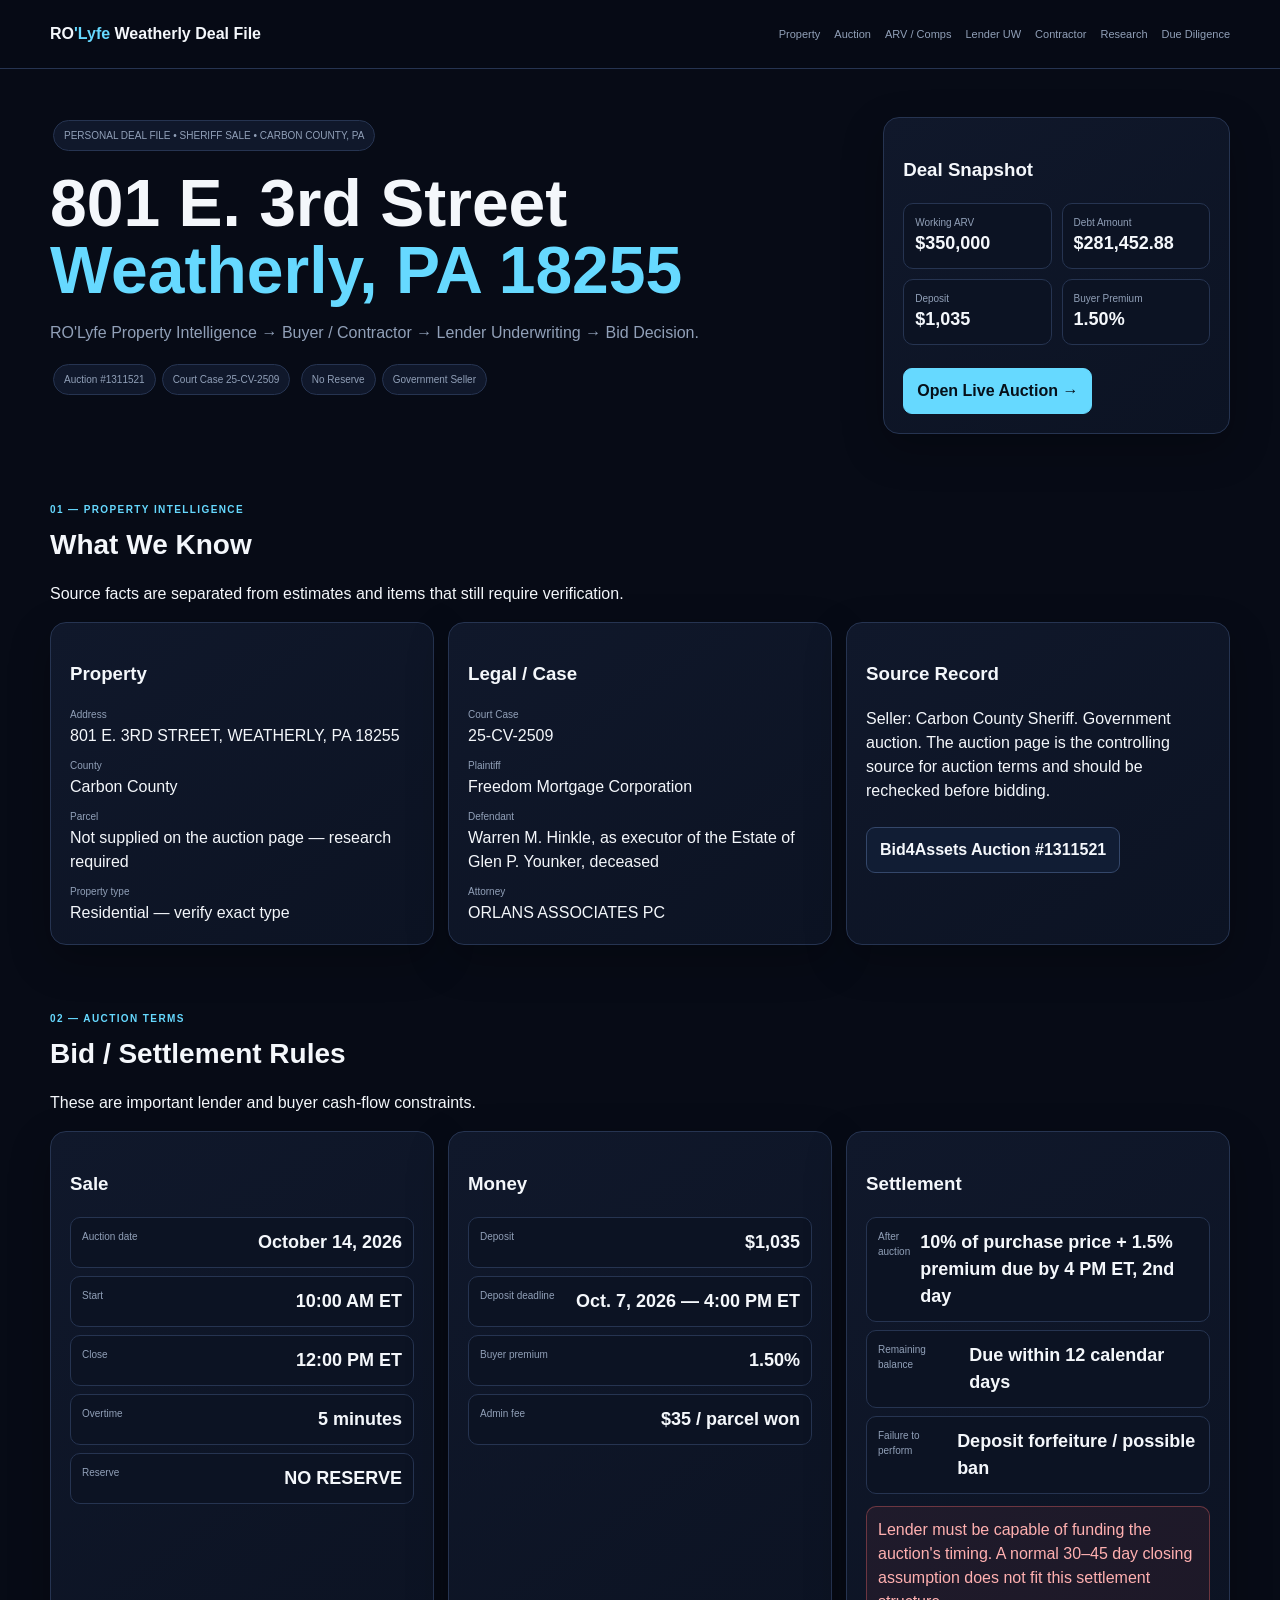
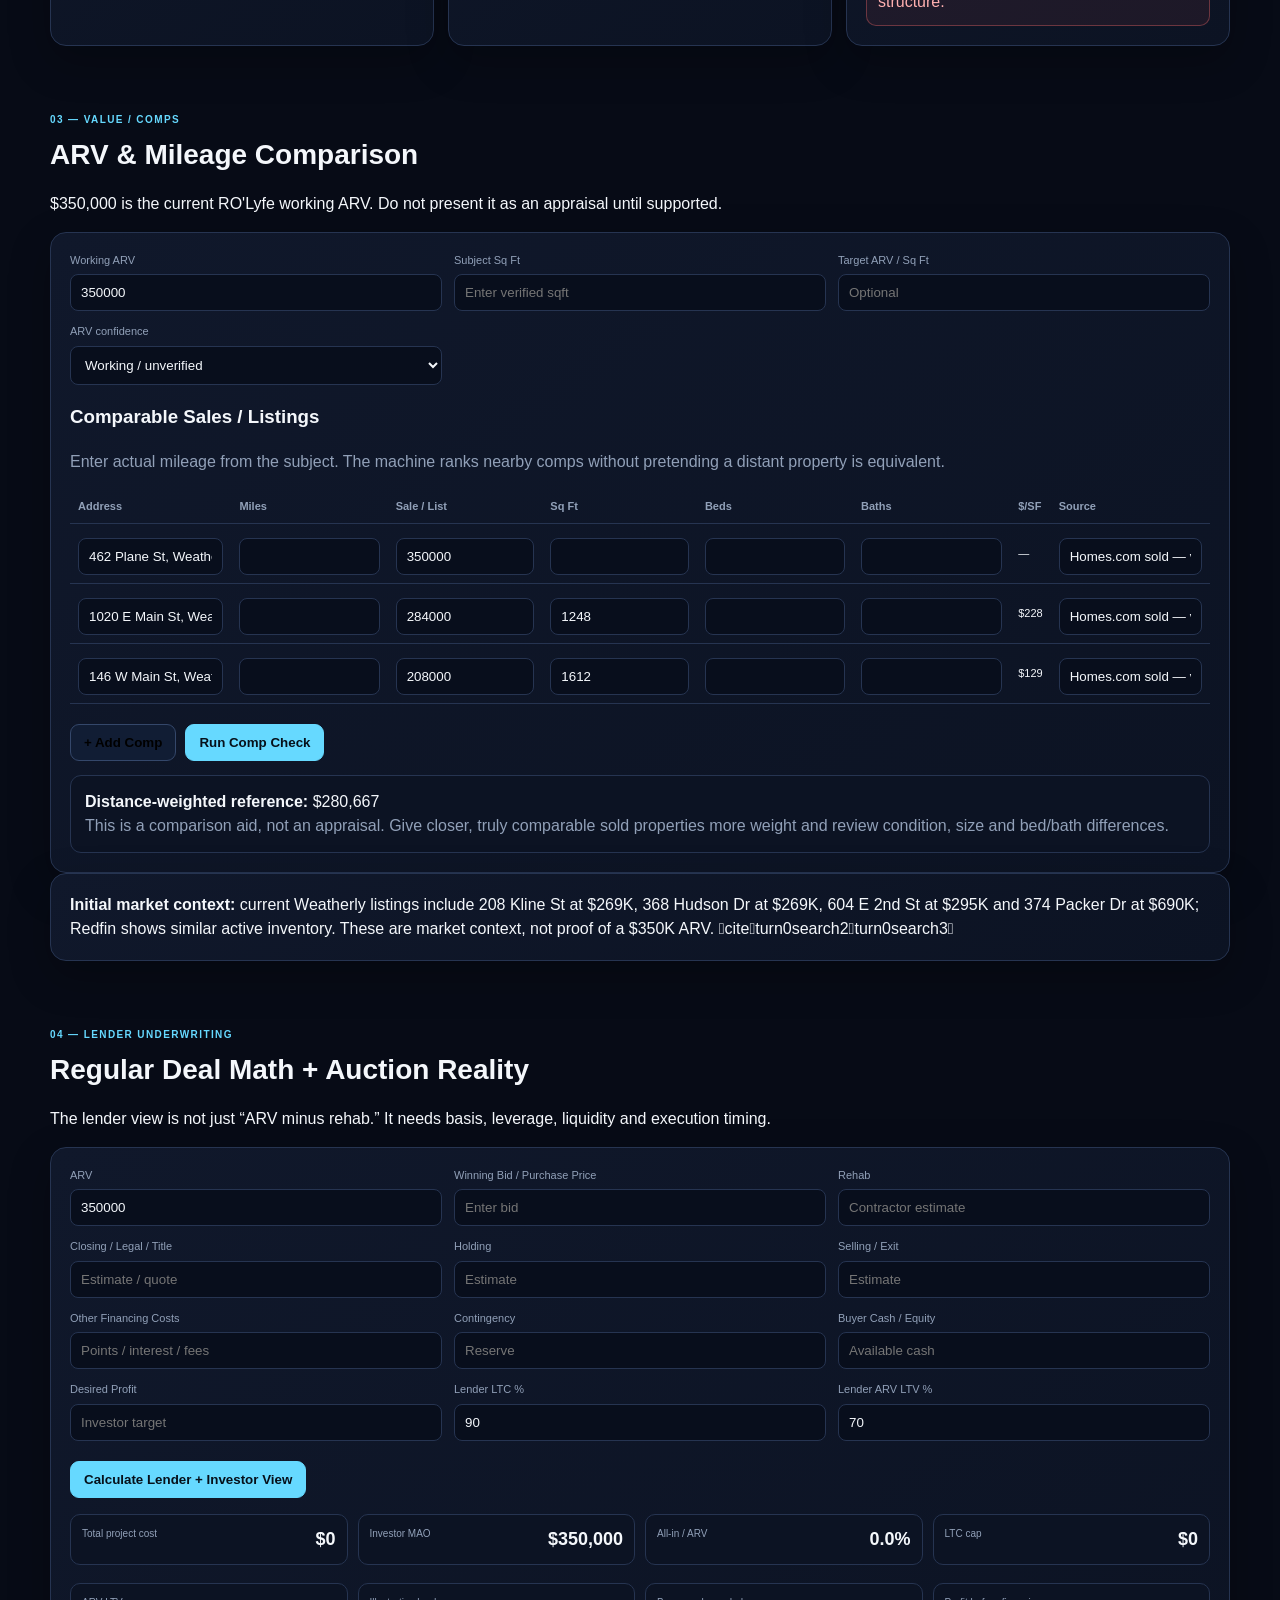
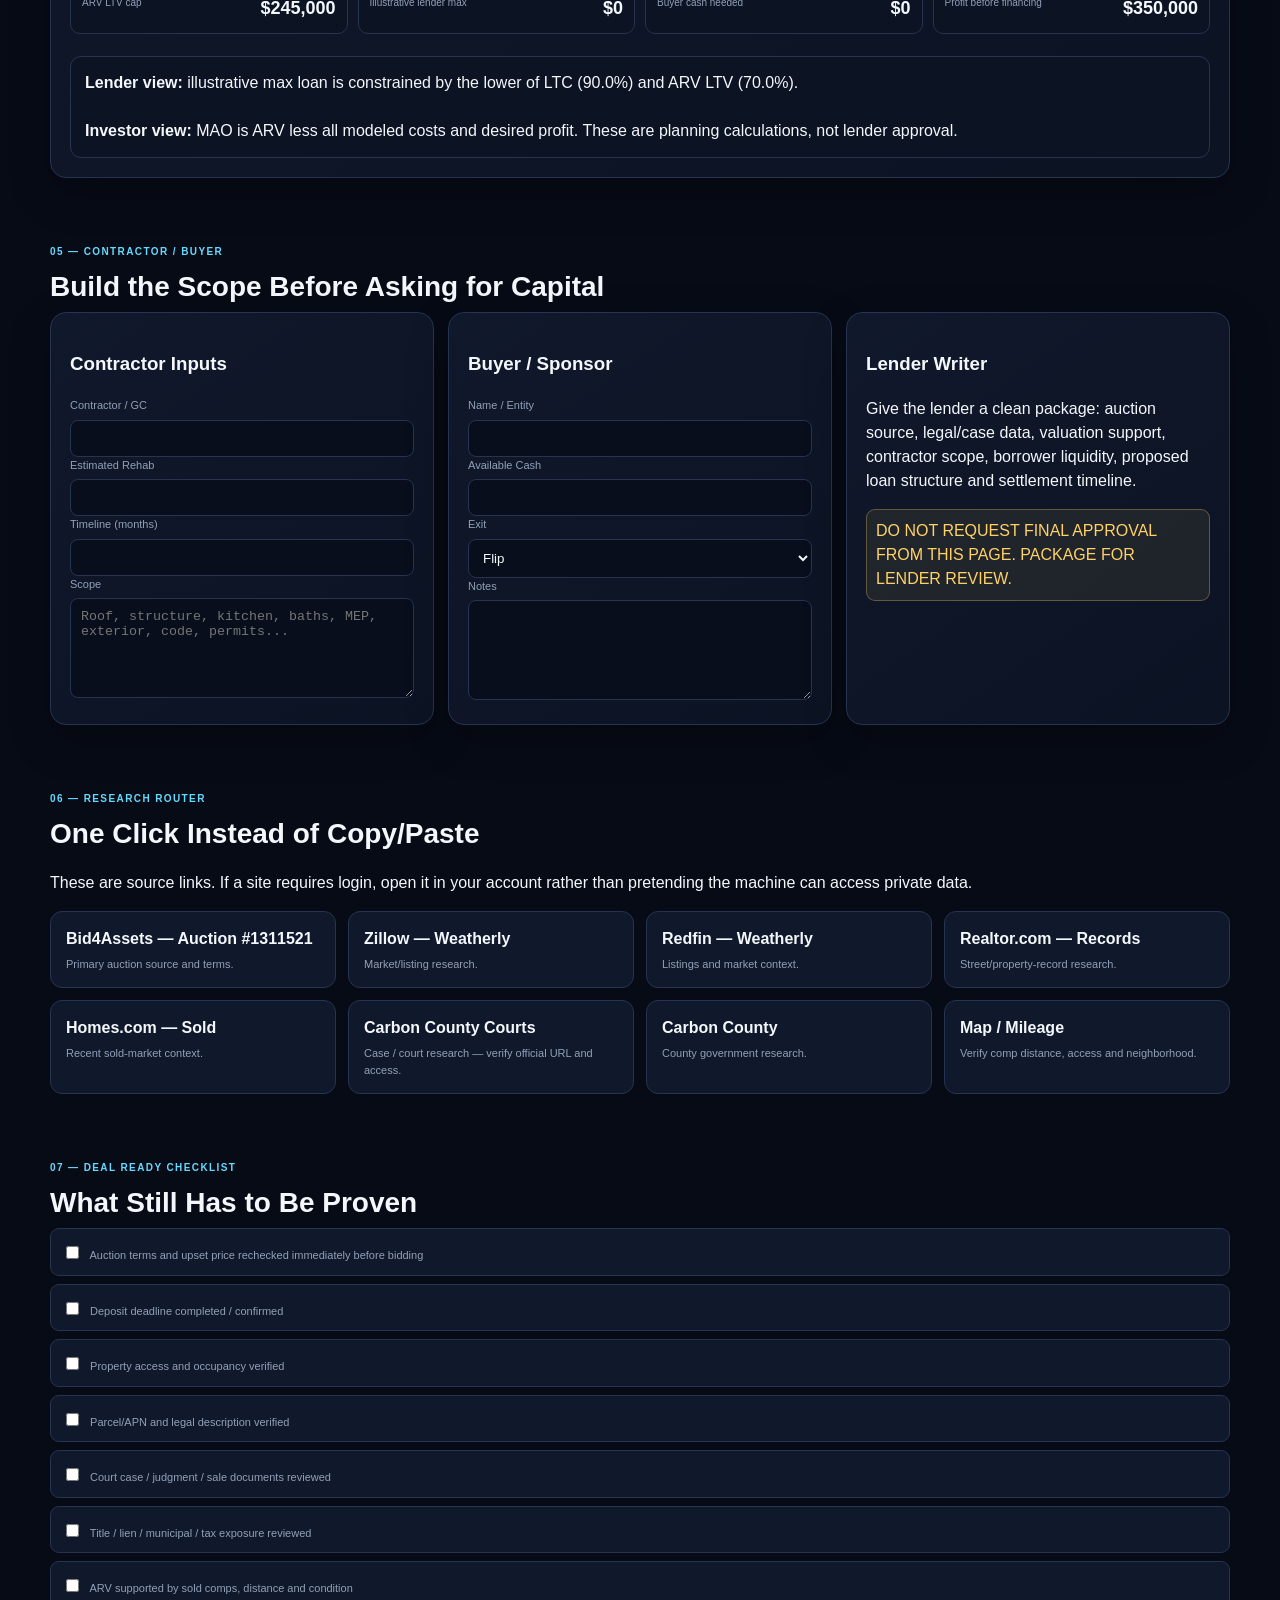
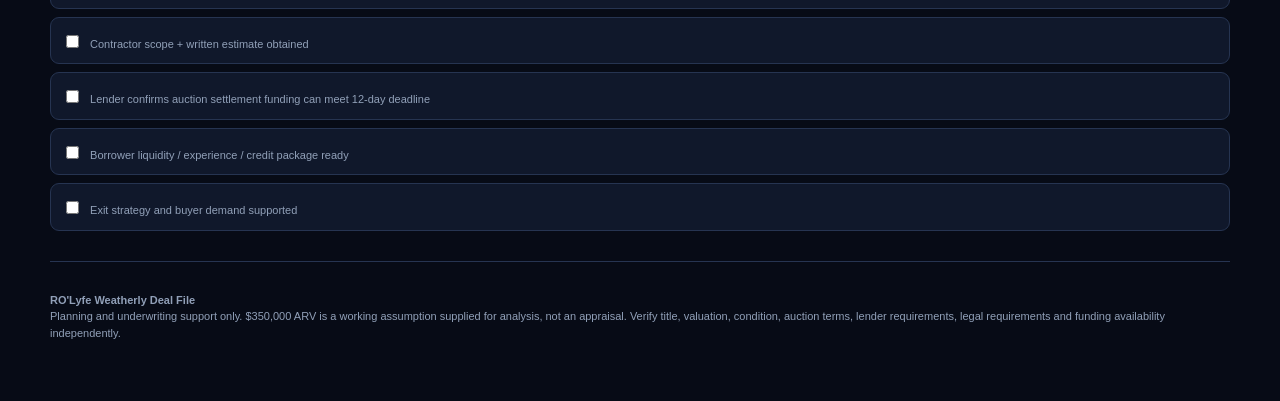
<file: index.html>
<!DOCTYPE html>
<html lang="en">
<head>
<meta charset="UTF-8">
<meta name="viewport" content="width=device-width, initial-scale=1.0">
<meta name="description" content="RO'Lyfe Weatherly Sheriff Sale Deal Intelligence — 801 E. 3rd Street, Weatherly, PA 18255.">
<title>RO'Lyfe Weatherly Sheriff Sale — 801 E. 3rd Street</title>
<link rel="stylesheet" href="./css/machine.css">
</head>
<body>
<header>
  <div class="container nav">
    <div class="logo">RO<span>'Lyfe</span> Weatherly Deal File</div>
    <button class="mobile-nav-toggle" onclick="toggleNav()">☰</button>
    <nav id="navLinks">
      <a href="#property">Property</a><a href="#auction">Auction</a><a href="#valuation">ARV / Comps</a>
      <a href="#underwriting">Lender UW</a><a href="#contractor">Contractor</a><a href="#research">Research</a>
      <a href="#checklist">Due Diligence</a>
    </nav>
  </div>
</header>

<main class="container">
<section class="hero">
  <div>
    <span class="badge">PERSONAL DEAL FILE • SHERIFF SALE • CARBON COUNTY, PA</span>
    <h1>801 E. 3rd Street<br><span>Weatherly, PA 18255</span></h1>
    <p>RO'Lyfe Property Intelligence → Buyer / Contractor → Lender Underwriting → Bid Decision.</p>
    <div class="badges">
      <span class="badge">Auction #1311521</span><span class="badge">Court Case 25-CV-2509</span>
      <span class="badge">No Reserve</span><span class="badge">Government Seller</span>
    </div>
  </div>
  <div class="hero-card">
    <h3>Deal Snapshot</h3>
    <div class="snapshot">
      <div><small>Working ARV</small><strong>$350,000</strong></div>
      <div><small>Debt Amount</small><strong>$281,452.88</strong></div>
      <div><small>Deposit</small><strong>$1,035</strong></div>
      <div><small>Buyer Premium</small><strong>1.50%</strong></div>
    </div>
    <a class="btn primary" href="https://www.bid4assets.com/auction/index/1311521#due-diligence" target="_blank">Open Live Auction →</a>
  </div>
</section>

<section id="property">
<div class="section-title"><span>01 — PROPERTY INTELLIGENCE</span><h2>What We Know</h2><p>Source facts are separated from estimates and items that still require verification.</p></div>
<div class="grid">
  <div class="card"><h3>Property</h3><dl>
    <dt>Address</dt><dd>801 E. 3RD STREET, WEATHERLY, PA 18255</dd>
    <dt>County</dt><dd>Carbon County</dd>
    <dt>Parcel</dt><dd>Not supplied on the auction page — research required</dd>
    <dt>Property type</dt><dd>Residential — verify exact type</dd>
  </dl></div>
  <div class="card"><h3>Legal / Case</h3><dl>
    <dt>Court Case</dt><dd>25-CV-2509</dd><dt>Plaintiff</dt><dd>Freedom Mortgage Corporation</dd>
    <dt>Defendant</dt><dd>Warren M. Hinkle, as executor of the Estate of Glen P. Younker, deceased</dd>
    <dt>Attorney</dt><dd>ORLANS ASSOCIATES PC</dd>
  </dl></div>
  <div class="card"><h3>Source Record</h3><p>Seller: Carbon County Sheriff. Government auction. The auction page is the controlling source for auction terms and should be rechecked before bidding.</p>
    <a class="btn" href="https://www.bid4assets.com/auction/index/1311521#due-diligence" target="_blank">Bid4Assets Auction #1311521</a>
  </div>
</div>
</section>

<section id="auction">
<div class="section-title"><span>02 — AUCTION TERMS</span><h2>Bid / Settlement Rules</h2><p>These are important lender and buyer cash-flow constraints.</p></div>
<div class="grid">
  <div class="card"><h3>Sale</h3><div class="metric"><span>Auction date</span><b>October 14, 2026</b></div>
    <div class="metric"><span>Start</span><b>10:00 AM ET</b></div><div class="metric"><span>Close</span><b>12:00 PM ET</b></div>
    <div class="metric"><span>Overtime</span><b>5 minutes</b></div><div class="metric"><span>Reserve</span><b>NO RESERVE</b></div>
  </div>
  <div class="card"><h3>Money</h3><div class="metric"><span>Deposit</span><b>$1,035</b></div>
    <div class="metric"><span>Deposit deadline</span><b>Oct. 7, 2026 — 4:00 PM ET</b></div>
    <div class="metric"><span>Buyer premium</span><b>1.50%</b></div><div class="metric"><span>Admin fee</span><b>$35 / parcel won</b></div>
  </div>
  <div class="card"><h3>Settlement</h3><div class="metric"><span>After auction</span><b>10% of purchase price + 1.5% premium due by 4 PM ET, 2nd day</b></div>
    <div class="metric"><span>Remaining balance</span><b>Due within 12 calendar days</b></div>
    <div class="metric"><span>Failure to perform</span><b>Deposit forfeiture / possible ban</b></div>
    <div class="warning">Lender must be capable of funding the auction's timing. A normal 30–45 day closing assumption does not fit this settlement structure.</div>
  </div>
</div>
</section>

<section id="valuation">
<div class="section-title"><span>03 — VALUE / COMPS</span><h2>ARV & Mileage Comparison</h2><p>$350,000 is the current RO'Lyfe working ARV. Do not present it as an appraisal until supported.</p></div>
<div class="form-card">
  <div class="form-grid">
    <label>Working ARV <input id="arv" type="number" value="350000"></label>
    <label>Subject Sq Ft <input id="subjectSqft" type="number" placeholder="Enter verified sqft"></label>
    <label>Target ARV / Sq Ft <input id="targetPpsf" type="number" step=".01" placeholder="Optional"></label>
    <label>ARV confidence <select id="arvConfidence"><option>Working / unverified</option><option>Moderate — supported by comps</option><option>Strong — appraisal/solid sold comps</option></select></label>
  </div>
  <h3>Comparable Sales / Listings</h3>
  <p class="muted">Enter actual mileage from the subject. The machine ranks nearby comps without pretending a distant property is equivalent.</p>
  <div class="table-wrap"><table id="compTable"><thead><tr><th>Address</th><th>Miles</th><th>Sale / List</th><th>Sq Ft</th><th>Beds</th><th>Baths</th><th>$/SF</th><th>Source</th></tr></thead><tbody></tbody></table></div>
  <div class="button-row"><button class="btn" onclick="addComp()">+ Add Comp</button><button class="btn primary" onclick="calculateValuation()">Run Comp Check</button></div>
  <div id="valuationOutput" class="result"></div>
</div>
<div class="research-note">
  <strong>Initial market context:</strong> current Weatherly listings include 208 Kline St at $269K, 368 Hudson Dr at $269K, 604 E 2nd St at $295K and 374 Packer Dr at $690K; Redfin shows similar active inventory. These are market context, not proof of a $350K ARV. citeturn0search2turn0search3
</div>
</section>

<section id="underwriting">
<div class="section-title"><span>04 — LENDER UNDERWRITING</span><h2>Regular Deal Math + Auction Reality</h2><p>The lender view is not just “ARV minus rehab.” It needs basis, leverage, liquidity and execution timing.</p></div>
<div class="form-card">
  <div class="form-grid">
    <label>ARV <input id="uwArv" type="number" value="350000"></label>
    <label>Winning Bid / Purchase Price <input id="purchase" type="number" placeholder="Enter bid"></label>
    <label>Rehab <input id="rehab" type="number" placeholder="Contractor estimate"></label>
    <label>Closing / Legal / Title <input id="closing" type="number" placeholder="Estimate / quote"></label>
    <label>Holding <input id="holding" type="number" placeholder="Estimate"></label>
    <label>Selling / Exit <input id="selling" type="number" placeholder="Estimate"></label>
    <label>Other Financing Costs <input id="finance" type="number" placeholder="Points / interest / fees"></label>
    <label>Contingency <input id="contingency" type="number" placeholder="Reserve"></label>
    <label>Buyer Cash / Equity <input id="equity" type="number" placeholder="Available cash"></label>
    <label>Desired Profit <input id="profit" type="number" placeholder="Investor target"></label>
    <label>Lender LTC % <input id="ltc" type="number" value="90" step=".1"></label>
    <label>Lender ARV LTV % <input id="ltv" type="number" value="70" step=".1"></label>
  </div>
  <div class="button-row"><button class="btn primary" onclick="calculateUW()">Calculate Lender + Investor View</button></div>
  <div class="uw-grid">
    <div class="metric"><span>Total project cost</span><b id="totalCost">$0</b></div>
    <div class="metric"><span>Investor MAO</span><b id="mao">$0</b></div>
    <div class="metric"><span>All-in / ARV</span><b id="allInPct">0%</b></div>
    <div class="metric"><span>LTC cap</span><b id="ltcCap">$0</b></div>
    <div class="metric"><span>ARV LTV cap</span><b id="ltvCap">$0</b></div>
    <div class="metric"><span>Illustrative lender max</span><b id="lenderMax">$0</b></div>
    <div class="metric"><span>Buyer cash needed</span><b id="cashNeed">$0</b></div>
    <div class="metric"><span>Profit before financing</span><b id="profitCalc">$0</b></div>
  </div>
  <div id="uwStatus" class="result"></div>
</div>
</section>

<section id="contractor">
<div class="section-title"><span>05 — CONTRACTOR / BUYER</span><h2>Build the Scope Before Asking for Capital</h2></div>
<div class="grid">
  <div class="card"><h3>Contractor Inputs</h3><label>Contractor / GC <input id="contractor"></label><label>Estimated Rehab <input id="contractorRehab" type="number"></label><label>Timeline (months) <input id="months" type="number"></label><label>Scope <textarea id="scope" placeholder="Roof, structure, kitchen, baths, MEP, exterior, code, permits..."></textarea></label></div>
  <div class="card"><h3>Buyer / Sponsor</h3><label>Name / Entity <input id="buyer"></label><label>Available Cash <input id="buyerCash" type="number"></label><label>Exit <select id="exit"><option>Flip</option><option>BRRRR / Refinance</option><option>Hold</option><option>Wholesale / Assignment</option><option>Other</option></select></label><label>Notes <textarea id="buyerNotes"></textarea></label></div>
  <div class="card"><h3>Lender Writer</h3><p>Give the lender a clean package: auction source, legal/case data, valuation support, contractor scope, borrower liquidity, proposed loan structure and settlement timeline.</p><div class="status yellow">DO NOT REQUEST FINAL APPROVAL FROM THIS PAGE. PACKAGE FOR LENDER REVIEW.</div></div>
</div>
</section>

<section id="research">
<div class="section-title"><span>06 — RESEARCH ROUTER</span><h2>One Click Instead of Copy/Paste</h2><p>These are source links. If a site requires login, open it in your account rather than pretending the machine can access private data.</p></div>
<div class="link-grid">
  <a class="link-card" href="https://www.bid4assets.com/auction/index/1311521#due-diligence" target="_blank"><strong>Bid4Assets — Auction #1311521</strong><span>Primary auction source and terms.</span></a>
  <a class="link-card" href="https://www.zillow.com/weatherly-pa/" target="_blank"><strong>Zillow — Weatherly</strong><span>Market/listing research.</span></a>
  <a class="link-card" href="https://www.redfin.com/city/20402/PA/Weatherly" target="_blank"><strong>Redfin — Weatherly</strong><span>Listings and market context.</span></a>
  <a class="link-card" href="https://www.realtor.com/local/property-records/pennsylvania/carbon-county/weatherly" target="_blank"><strong>Realtor.com — Records</strong><span>Street/property-record research.</span></a>
  <a class="link-card" href="https://www.homes.com/weatherly-pa/weatherly-neighborhood/sold/" target="_blank"><strong>Homes.com — Sold</strong><span>Recent sold-market context.</span></a>
  <a class="link-card" href="https://www.carboncourts.com/" target="_blank"><strong>Carbon County Courts</strong><span>Case / court research — verify official URL and access.</span></a>
  <a class="link-card" href="https://www.carboncountypa.gov/" target="_blank"><strong>Carbon County</strong><span>County government research.</span></a>
  <a class="link-card" href="https://www.google.com/maps/search/?api=1&query=801+E+3rd+Street+Weatherly+PA+18255" target="_blank"><strong>Map / Mileage</strong><span>Verify comp distance, access and neighborhood.</span></a>
</div>
</section>

<section id="checklist">
<div class="section-title"><span>07 — DEAL READY CHECKLIST</span><h2>What Still Has to Be Proven</h2></div>
<div class="checklist">
<label><input type="checkbox"> Auction terms and upset price rechecked immediately before bidding</label>
<label><input type="checkbox"> Deposit deadline completed / confirmed</label>
<label><input type="checkbox"> Property access and occupancy verified</label>
<label><input type="checkbox"> Parcel/APN and legal description verified</label>
<label><input type="checkbox"> Court case / judgment / sale documents reviewed</label>
<label><input type="checkbox"> Title / lien / municipal / tax exposure reviewed</label>
<label><input type="checkbox"> ARV supported by sold comps, distance and condition</label>
<label><input type="checkbox"> Contractor scope + written estimate obtained</label>
<label><input type="checkbox"> Lender confirms auction settlement funding can meet 12-day deadline</label>
<label><input type="checkbox"> Borrower liquidity / experience / credit package ready</label>
<label><input type="checkbox"> Exit strategy and buyer demand supported</label>
</div>
</section>
</main>

<footer class="container">
  <strong>RO'Lyfe Weatherly Deal File</strong><br>
  Planning and underwriting support only. $350,000 ARV is a working assumption supplied for analysis, not an appraisal. Verify title, valuation, condition, auction terms, lender requirements, legal requirements and funding availability independently.
</footer>
<script src="./data/property.js"></script>
<script src="./js/app.js"></script>
<script src="https://rolrichman.github.io/rolyfe-personal-trading-desk/shared/rolyfe-global-tools.js?v=20261115-5" defer></script>
</body>
</html>
</file>
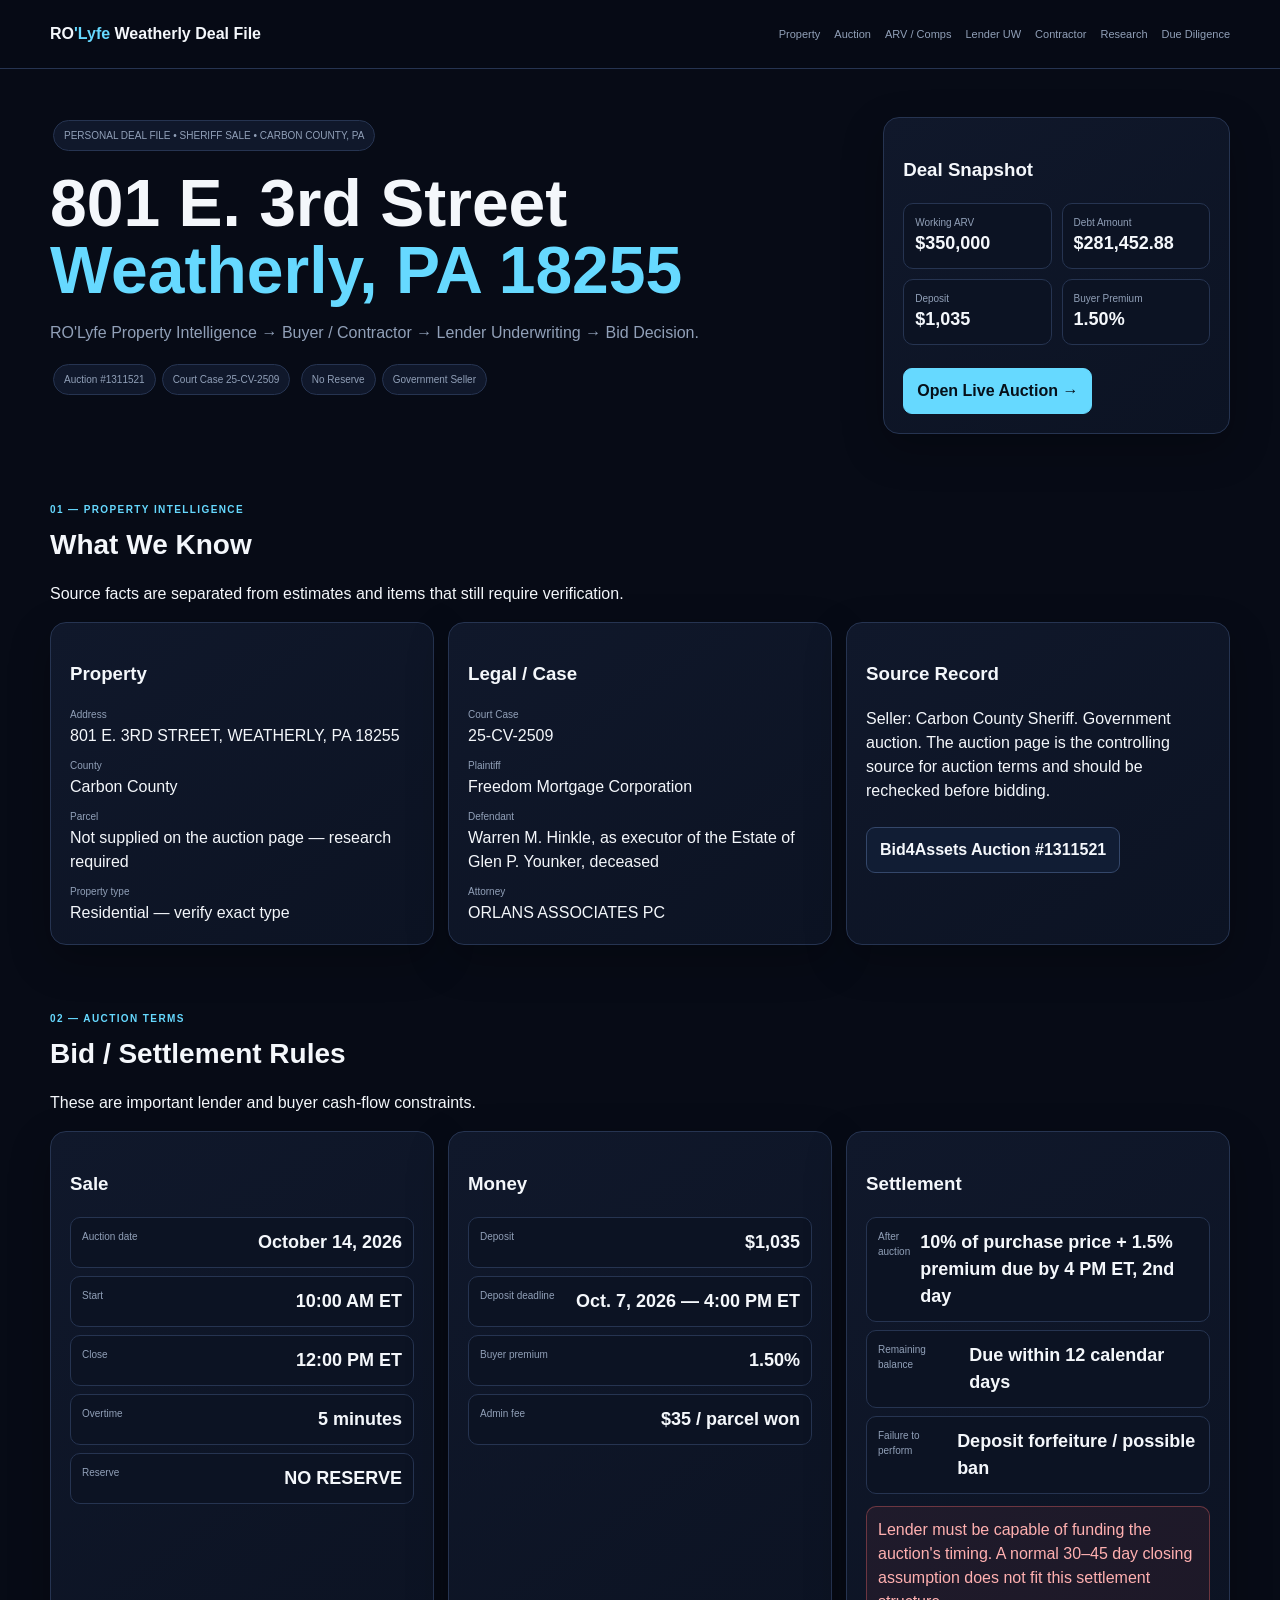
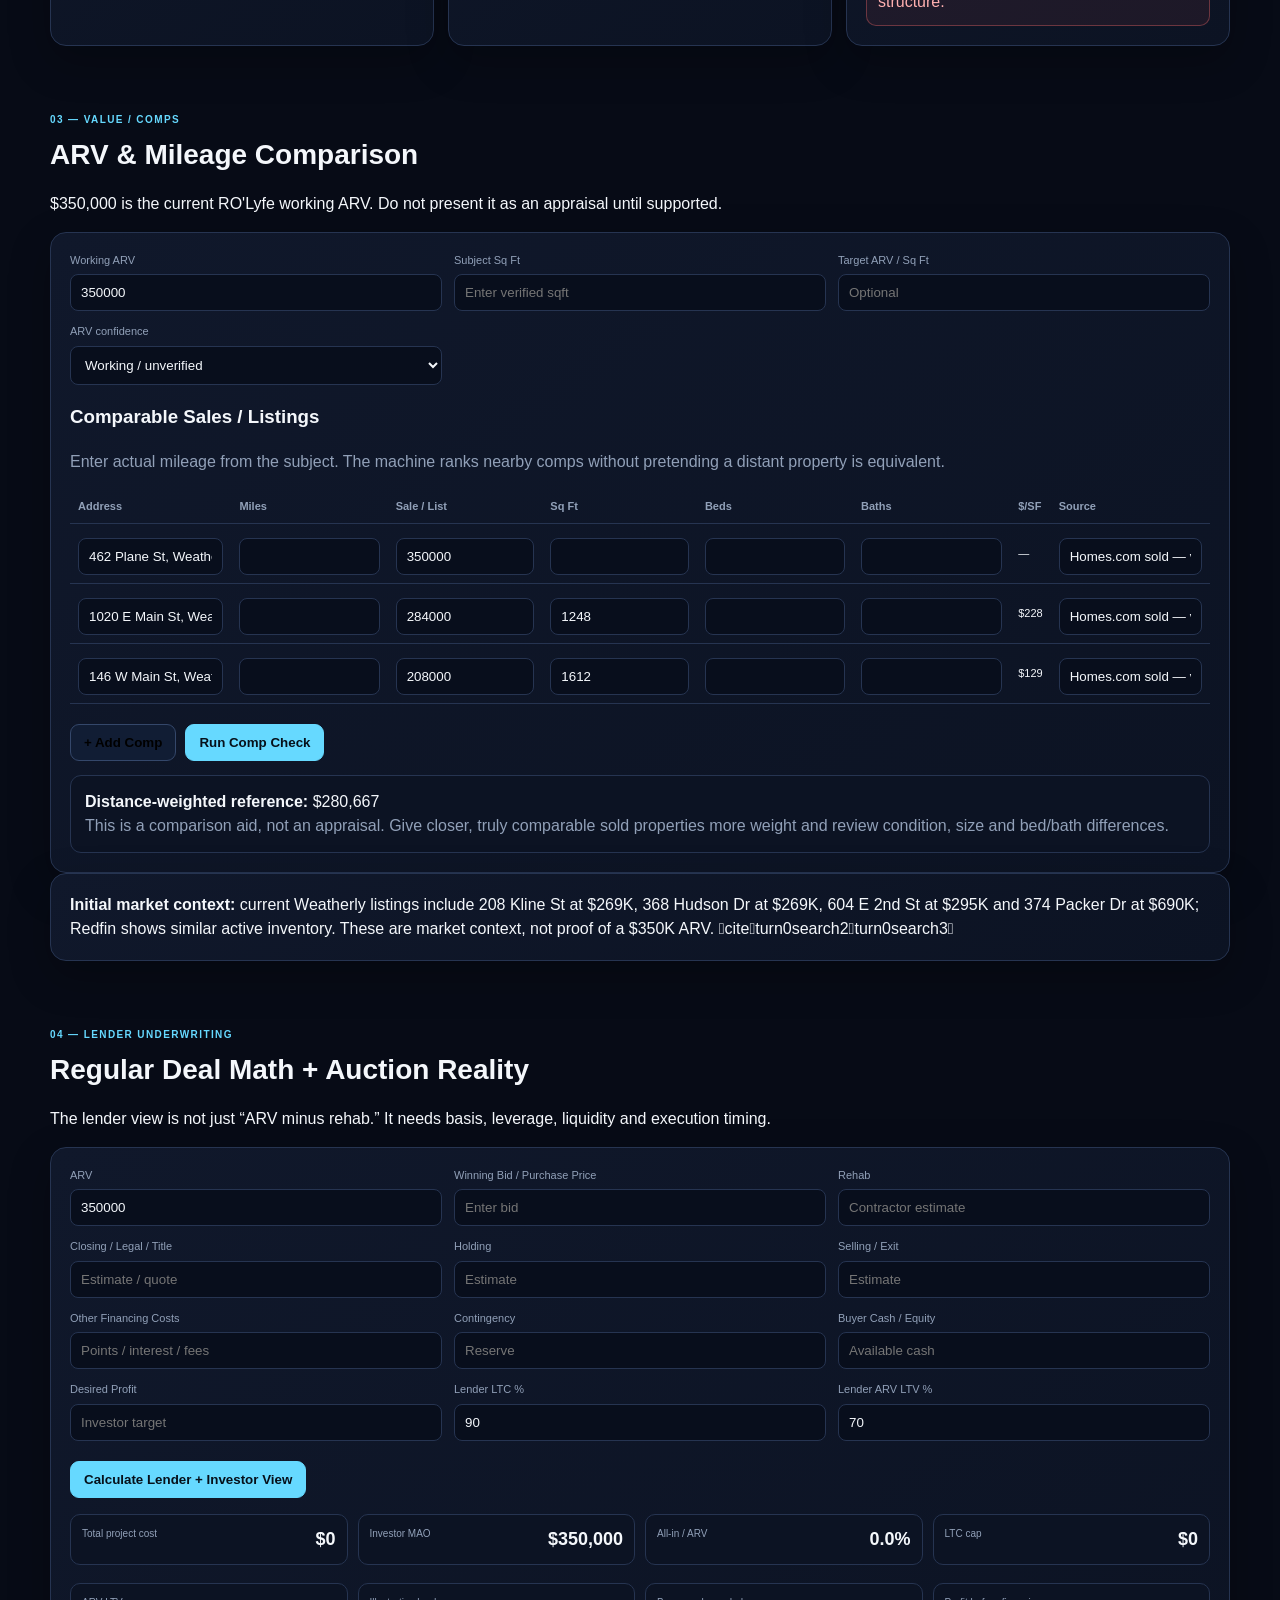
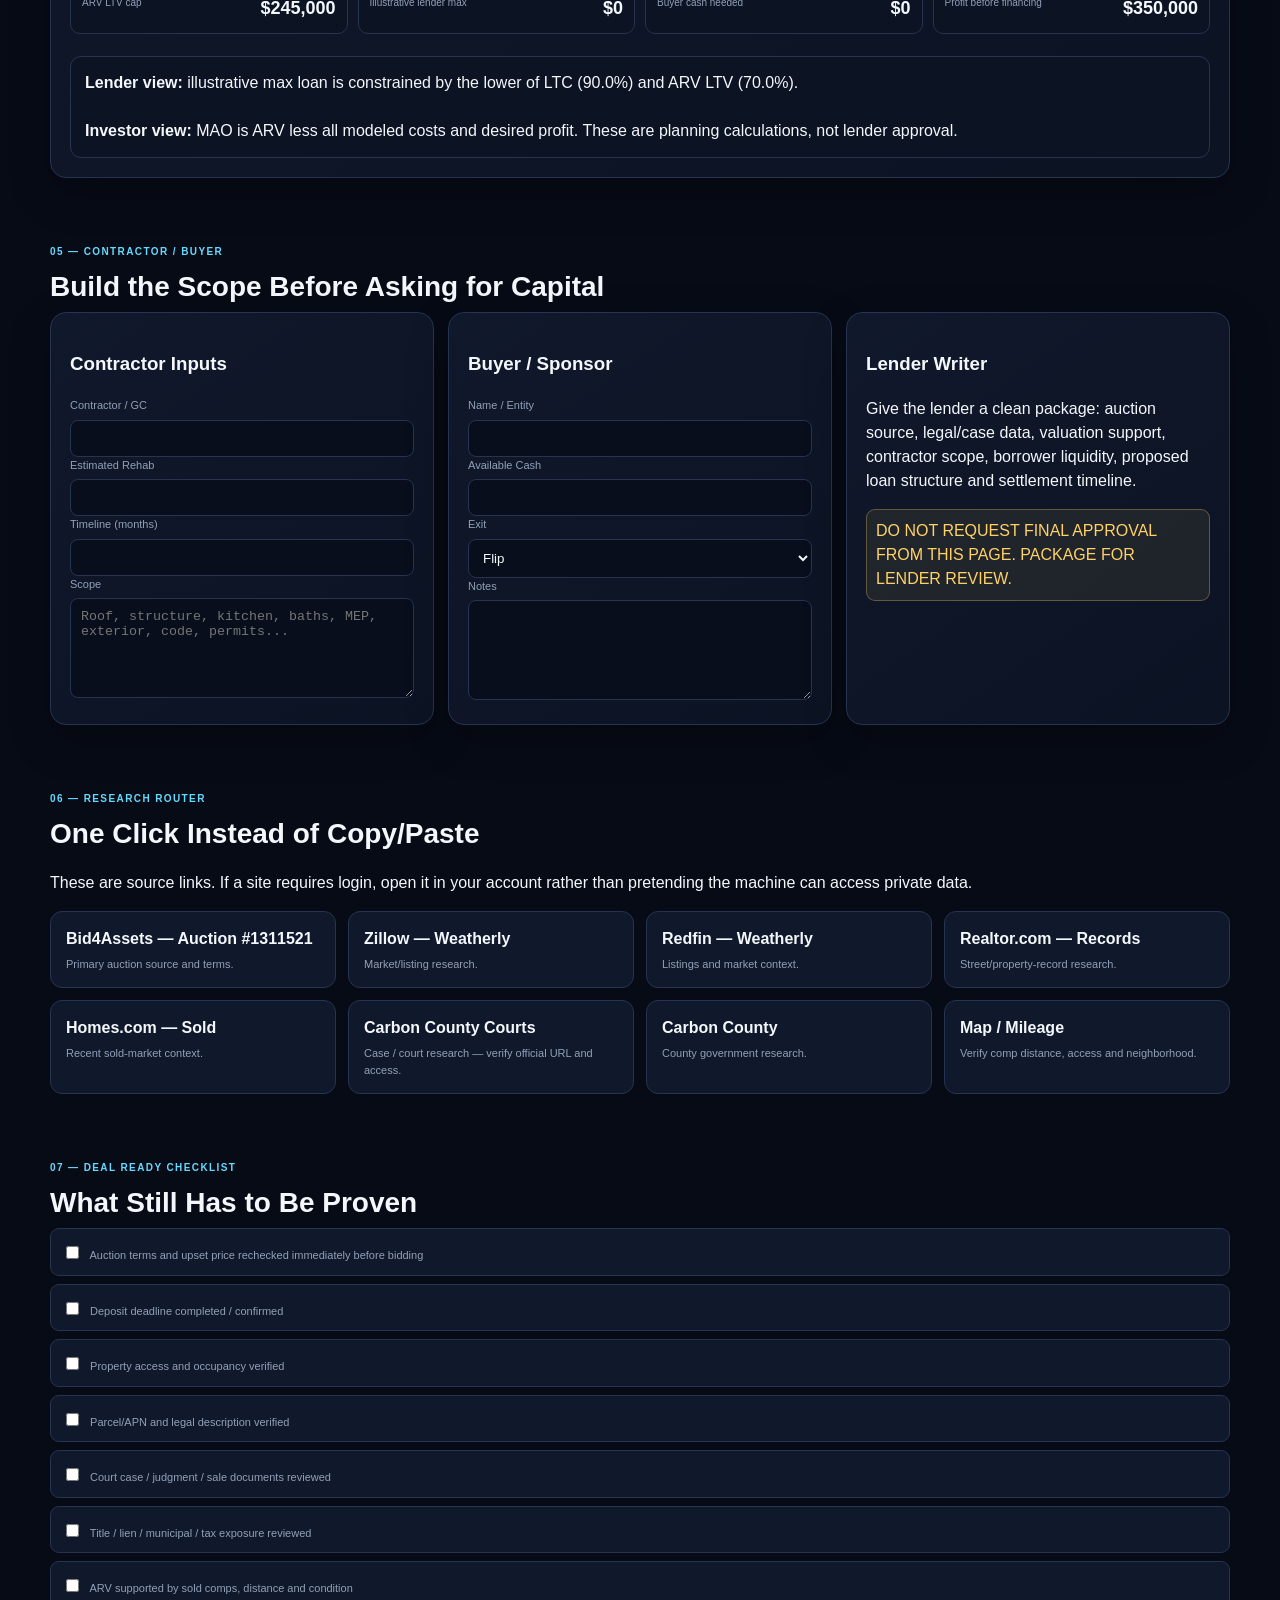
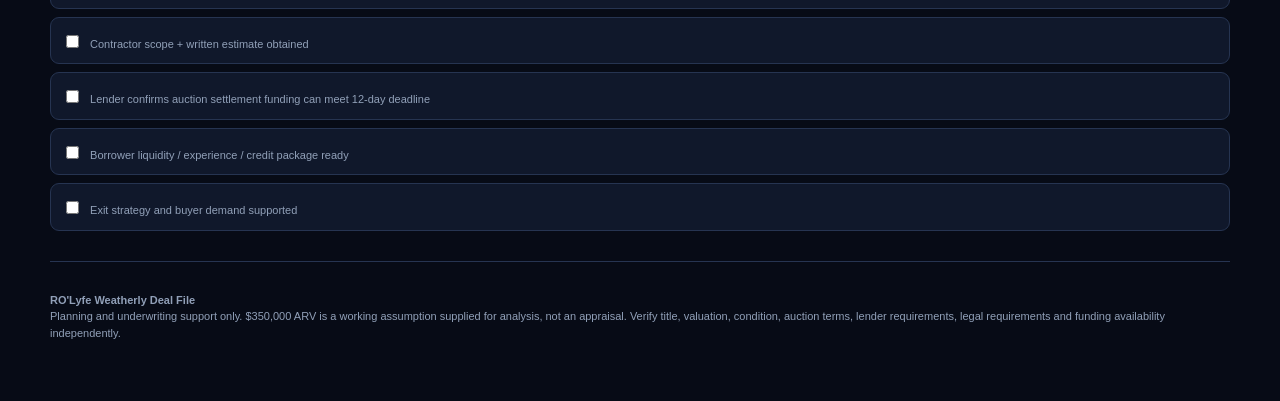
<file: index (7).html>
<!DOCTYPE html>
<html lang="en">
<head>
<meta charset="UTF-8">
<meta name="viewport" content="width=device-width, initial-scale=1.0">
<meta name="description" content="RO'Lyfe Weatherly Sheriff Sale Deal Intelligence — 801 E. 3rd Street, Weatherly, PA 18255.">
<title>RO'Lyfe Weatherly Sheriff Sale — 801 E. 3rd Street</title>
<link rel="stylesheet" href="./css/machine.css">
</head>
<body>
<header>
  <div class="container nav">
    <div class="logo">RO<span>'Lyfe</span> Weatherly Deal File</div>
    <button class="mobile-nav-toggle" onclick="toggleNav()">☰</button>
    <nav id="navLinks">
      <a href="#property">Property</a><a href="#auction">Auction</a><a href="#valuation">ARV / Comps</a>
      <a href="#underwriting">Lender UW</a><a href="#contractor">Contractor</a><a href="#research">Research</a>
      <a href="#checklist">Due Diligence</a>
    </nav>
  </div>
</header>

<main class="container">
<section class="hero">
  <div>
    <span class="badge">PERSONAL DEAL FILE • SHERIFF SALE • CARBON COUNTY, PA</span>
    <h1>801 E. 3rd Street<br><span>Weatherly, PA 18255</span></h1>
    <p>RO'Lyfe Property Intelligence → Buyer / Contractor → Lender Underwriting → Bid Decision.</p>
    <div class="badges">
      <span class="badge">Auction #1311521</span><span class="badge">Court Case 25-CV-2509</span>
      <span class="badge">No Reserve</span><span class="badge">Government Seller</span>
    </div>
  </div>
  <div class="hero-card">
    <h3>Deal Snapshot</h3>
    <div class="snapshot">
      <div><small>Working ARV</small><strong>$350,000</strong></div>
      <div><small>Debt Amount</small><strong>$281,452.88</strong></div>
      <div><small>Deposit</small><strong>$1,035</strong></div>
      <div><small>Buyer Premium</small><strong>1.50%</strong></div>
    </div>
    <a class="btn primary" href="https://www.bid4assets.com/auction/index/1311521#due-diligence" target="_blank">Open Live Auction →</a>
  </div>
</section>

<section id="property">
<div class="section-title"><span>01 — PROPERTY INTELLIGENCE</span><h2>What We Know</h2><p>Source facts are separated from estimates and items that still require verification.</p></div>
<div class="grid">
  <div class="card"><h3>Property</h3><dl>
    <dt>Address</dt><dd>801 E. 3RD STREET, WEATHERLY, PA 18255</dd>
    <dt>County</dt><dd>Carbon County</dd>
    <dt>Parcel</dt><dd>Not supplied on the auction page — research required</dd>
    <dt>Property type</dt><dd>Residential — verify exact type</dd>
  </dl></div>
  <div class="card"><h3>Legal / Case</h3><dl>
    <dt>Court Case</dt><dd>25-CV-2509</dd><dt>Plaintiff</dt><dd>Freedom Mortgage Corporation</dd>
    <dt>Defendant</dt><dd>Warren M. Hinkle, as executor of the Estate of Glen P. Younker, deceased</dd>
    <dt>Attorney</dt><dd>ORLANS ASSOCIATES PC</dd>
  </dl></div>
  <div class="card"><h3>Source Record</h3><p>Seller: Carbon County Sheriff. Government auction. The auction page is the controlling source for auction terms and should be rechecked before bidding.</p>
    <a class="btn" href="https://www.bid4assets.com/auction/index/1311521#due-diligence" target="_blank">Bid4Assets Auction #1311521</a>
  </div>
</div>
</section>

<section id="auction">
<div class="section-title"><span>02 — AUCTION TERMS</span><h2>Bid / Settlement Rules</h2><p>These are important lender and buyer cash-flow constraints.</p></div>
<div class="grid">
  <div class="card"><h3>Sale</h3><div class="metric"><span>Auction date</span><b>October 14, 2026</b></div>
    <div class="metric"><span>Start</span><b>10:00 AM ET</b></div><div class="metric"><span>Close</span><b>12:00 PM ET</b></div>
    <div class="metric"><span>Overtime</span><b>5 minutes</b></div><div class="metric"><span>Reserve</span><b>NO RESERVE</b></div>
  </div>
  <div class="card"><h3>Money</h3><div class="metric"><span>Deposit</span><b>$1,035</b></div>
    <div class="metric"><span>Deposit deadline</span><b>Oct. 7, 2026 — 4:00 PM ET</b></div>
    <div class="metric"><span>Buyer premium</span><b>1.50%</b></div><div class="metric"><span>Admin fee</span><b>$35 / parcel won</b></div>
  </div>
  <div class="card"><h3>Settlement</h3><div class="metric"><span>After auction</span><b>10% of purchase price + 1.5% premium due by 4 PM ET, 2nd day</b></div>
    <div class="metric"><span>Remaining balance</span><b>Due within 12 calendar days</b></div>
    <div class="metric"><span>Failure to perform</span><b>Deposit forfeiture / possible ban</b></div>
    <div class="warning">Lender must be capable of funding the auction's timing. A normal 30–45 day closing assumption does not fit this settlement structure.</div>
  </div>
</div>
</section>

<section id="valuation">
<div class="section-title"><span>03 — VALUE / COMPS</span><h2>ARV & Mileage Comparison</h2><p>$350,000 is the current RO'Lyfe working ARV. Do not present it as an appraisal until supported.</p></div>
<div class="form-card">
  <div class="form-grid">
    <label>Working ARV <input id="arv" type="number" value="350000"></label>
    <label>Subject Sq Ft <input id="subjectSqft" type="number" placeholder="Enter verified sqft"></label>
    <label>Target ARV / Sq Ft <input id="targetPpsf" type="number" step=".01" placeholder="Optional"></label>
    <label>ARV confidence <select id="arvConfidence"><option>Working / unverified</option><option>Moderate — supported by comps</option><option>Strong — appraisal/solid sold comps</option></select></label>
  </div>
  <h3>Comparable Sales / Listings</h3>
  <p class="muted">Enter actual mileage from the subject. The machine ranks nearby comps without pretending a distant property is equivalent.</p>
  <div class="table-wrap"><table id="compTable"><thead><tr><th>Address</th><th>Miles</th><th>Sale / List</th><th>Sq Ft</th><th>Beds</th><th>Baths</th><th>$/SF</th><th>Source</th></tr></thead><tbody></tbody></table></div>
  <div class="button-row"><button class="btn" onclick="addComp()">+ Add Comp</button><button class="btn primary" onclick="calculateValuation()">Run Comp Check</button></div>
  <div id="valuationOutput" class="result"></div>
</div>
<div class="research-note">
  <strong>Initial market context:</strong> current Weatherly listings include 208 Kline St at $269K, 368 Hudson Dr at $269K, 604 E 2nd St at $295K and 374 Packer Dr at $690K; Redfin shows similar active inventory. These are market context, not proof of a $350K ARV. citeturn0search2turn0search3
</div>
</section>

<section id="underwriting">
<div class="section-title"><span>04 — LENDER UNDERWRITING</span><h2>Regular Deal Math + Auction Reality</h2><p>The lender view is not just “ARV minus rehab.” It needs basis, leverage, liquidity and execution timing.</p></div>
<div class="form-card">
  <div class="form-grid">
    <label>ARV <input id="uwArv" type="number" value="350000"></label>
    <label>Winning Bid / Purchase Price <input id="purchase" type="number" placeholder="Enter bid"></label>
    <label>Rehab <input id="rehab" type="number" placeholder="Contractor estimate"></label>
    <label>Closing / Legal / Title <input id="closing" type="number" placeholder="Estimate / quote"></label>
    <label>Holding <input id="holding" type="number" placeholder="Estimate"></label>
    <label>Selling / Exit <input id="selling" type="number" placeholder="Estimate"></label>
    <label>Other Financing Costs <input id="finance" type="number" placeholder="Points / interest / fees"></label>
    <label>Contingency <input id="contingency" type="number" placeholder="Reserve"></label>
    <label>Buyer Cash / Equity <input id="equity" type="number" placeholder="Available cash"></label>
    <label>Desired Profit <input id="profit" type="number" placeholder="Investor target"></label>
    <label>Lender LTC % <input id="ltc" type="number" value="90" step=".1"></label>
    <label>Lender ARV LTV % <input id="ltv" type="number" value="70" step=".1"></label>
  </div>
  <div class="button-row"><button class="btn primary" onclick="calculateUW()">Calculate Lender + Investor View</button></div>
  <div class="uw-grid">
    <div class="metric"><span>Total project cost</span><b id="totalCost">$0</b></div>
    <div class="metric"><span>Investor MAO</span><b id="mao">$0</b></div>
    <div class="metric"><span>All-in / ARV</span><b id="allInPct">0%</b></div>
    <div class="metric"><span>LTC cap</span><b id="ltcCap">$0</b></div>
    <div class="metric"><span>ARV LTV cap</span><b id="ltvCap">$0</b></div>
    <div class="metric"><span>Illustrative lender max</span><b id="lenderMax">$0</b></div>
    <div class="metric"><span>Buyer cash needed</span><b id="cashNeed">$0</b></div>
    <div class="metric"><span>Profit before financing</span><b id="profitCalc">$0</b></div>
  </div>
  <div id="uwStatus" class="result"></div>
</div>
</section>

<section id="contractor">
<div class="section-title"><span>05 — CONTRACTOR / BUYER</span><h2>Build the Scope Before Asking for Capital</h2></div>
<div class="grid">
  <div class="card"><h3>Contractor Inputs</h3><label>Contractor / GC <input id="contractor"></label><label>Estimated Rehab <input id="contractorRehab" type="number"></label><label>Timeline (months) <input id="months" type="number"></label><label>Scope <textarea id="scope" placeholder="Roof, structure, kitchen, baths, MEP, exterior, code, permits..."></textarea></label></div>
  <div class="card"><h3>Buyer / Sponsor</h3><label>Name / Entity <input id="buyer"></label><label>Available Cash <input id="buyerCash" type="number"></label><label>Exit <select id="exit"><option>Flip</option><option>BRRRR / Refinance</option><option>Hold</option><option>Wholesale / Assignment</option><option>Other</option></select></label><label>Notes <textarea id="buyerNotes"></textarea></label></div>
  <div class="card"><h3>Lender Writer</h3><p>Give the lender a clean package: auction source, legal/case data, valuation support, contractor scope, borrower liquidity, proposed loan structure and settlement timeline.</p><div class="status yellow">DO NOT REQUEST FINAL APPROVAL FROM THIS PAGE. PACKAGE FOR LENDER REVIEW.</div></div>
</div>
</section>

<section id="research">
<div class="section-title"><span>06 — RESEARCH ROUTER</span><h2>One Click Instead of Copy/Paste</h2><p>These are source links. If a site requires login, open it in your account rather than pretending the machine can access private data.</p></div>
<div class="link-grid">
  <a class="link-card" href="https://www.bid4assets.com/auction/index/1311521#due-diligence" target="_blank"><strong>Bid4Assets — Auction #1311521</strong><span>Primary auction source and terms.</span></a>
  <a class="link-card" href="https://www.zillow.com/weatherly-pa/" target="_blank"><strong>Zillow — Weatherly</strong><span>Market/listing research.</span></a>
  <a class="link-card" href="https://www.redfin.com/city/20402/PA/Weatherly" target="_blank"><strong>Redfin — Weatherly</strong><span>Listings and market context.</span></a>
  <a class="link-card" href="https://www.realtor.com/local/property-records/pennsylvania/carbon-county/weatherly" target="_blank"><strong>Realtor.com — Records</strong><span>Street/property-record research.</span></a>
  <a class="link-card" href="https://www.homes.com/weatherly-pa/weatherly-neighborhood/sold/" target="_blank"><strong>Homes.com — Sold</strong><span>Recent sold-market context.</span></a>
  <a class="link-card" href="https://www.carboncourts.com/" target="_blank"><strong>Carbon County Courts</strong><span>Case / court research — verify official URL and access.</span></a>
  <a class="link-card" href="https://www.carboncountypa.gov/" target="_blank"><strong>Carbon County</strong><span>County government research.</span></a>
  <a class="link-card" href="https://www.google.com/maps/search/?api=1&query=801+E+3rd+Street+Weatherly+PA+18255" target="_blank"><strong>Map / Mileage</strong><span>Verify comp distance, access and neighborhood.</span></a>
</div>
</section>

<section id="checklist">
<div class="section-title"><span>07 — DEAL READY CHECKLIST</span><h2>What Still Has to Be Proven</h2></div>
<div class="checklist">
<label><input type="checkbox"> Auction terms and upset price rechecked immediately before bidding</label>
<label><input type="checkbox"> Deposit deadline completed / confirmed</label>
<label><input type="checkbox"> Property access and occupancy verified</label>
<label><input type="checkbox"> Parcel/APN and legal description verified</label>
<label><input type="checkbox"> Court case / judgment / sale documents reviewed</label>
<label><input type="checkbox"> Title / lien / municipal / tax exposure reviewed</label>
<label><input type="checkbox"> ARV supported by sold comps, distance and condition</label>
<label><input type="checkbox"> Contractor scope + written estimate obtained</label>
<label><input type="checkbox"> Lender confirms auction settlement funding can meet 12-day deadline</label>
<label><input type="checkbox"> Borrower liquidity / experience / credit package ready</label>
<label><input type="checkbox"> Exit strategy and buyer demand supported</label>
</div>
</section>
</main>

<footer class="container">
  <strong>RO'Lyfe Weatherly Deal File</strong><br>
  Planning and underwriting support only. $350,000 ARV is a working assumption supplied for analysis, not an appraisal. Verify title, valuation, condition, auction terms, lender requirements, legal requirements and funding availability independently.
</footer>
<script src="./data/property.js"></script>
<script src="./js/app.js"></script>
</body>
</html>
</file>
<file: css/machine.css>
*{box-sizing:border-box}html{scroll-behavior:smooth}body{margin:0;background:#070b16;color:#f4f7fb;font-family:Arial,Helvetica,sans-serif;line-height:1.5}a{color:inherit;text-decoration:none}.container{width:min(1180px,94%);margin:auto}header{position:sticky;top:0;z-index:50;background:rgba(7,11,22,.97);border-bottom:1px solid #263451;backdrop-filter:blur(12px)}.nav{min-height:68px;display:flex;align-items:center;justify-content:space-between;gap:18px}.logo{font-weight:800}.logo span{color:#66d9ff}.nav nav{display:flex;gap:14px;flex-wrap:wrap}.nav nav a{font-size:11px;color:#91a0b8}.mobile-nav-toggle{display:none;background:#111d34;color:#66d9ff;border:1px solid #34476a;border-radius:9px;padding:8px 10px}.hero{padding:48px 0 32px;display:grid;grid-template-columns:1.4fr .6fr;gap:24px}.hero h1{font-size:clamp(38px,6vw,66px);line-height:1.02;margin:16px 0}.hero h1 span{color:#66d9ff}.hero p,.muted{color:#91a0b8}.badge{display:inline-flex;border:1px solid #263451;background:#10182b;border-radius:999px;padding:7px 10px;font-size:10px;color:#91a0b8;margin:3px}.hero-card,.card,.form-card,.research-note{background:linear-gradient(145deg,#10182b,#0c1323);border:1px solid #263451;border-radius:16px;padding:19px;box-shadow:0 15px 40px rgba(0,0,0,.25)}.snapshot{display:grid;grid-template-columns:1fr 1fr;gap:10px;margin:15px 0}.snapshot div,.metric{border:1px solid #263451;border-radius:10px;padding:11px;background:#0c1323}.snapshot small,.metric span,dt{display:block;color:#91a0b8;font-size:10px}.snapshot strong,.metric b{font-size:18px}section{padding:30px 0}.section-title>span{color:#66d9ff;font-size:10px;font-weight:800;letter-spacing:1.4px}.section-title h2{margin:4px 0;font-size:28px}.grid{display:grid;grid-template-columns:repeat(3,1fr);gap:14px}dl{margin:0}dt{margin-top:10px}dd{margin:2px 0 0}.metric{margin-bottom:8px;display:flex;justify-content:space-between;gap:10px}.btn{display:inline-flex;padding:10px 13px;border:1px solid #34476a;background:#111d34;border-radius:9px;font-weight:700;margin-top:8px}.btn.primary{background:#66d9ff;color:#06101a;border-color:#66d9ff}.form-grid{display:grid;grid-template-columns:repeat(3,1fr);gap:12px}label{display:block;color:#91a0b8;font-size:11px}input,select,textarea{width:100%;margin-top:6px;background:#080e1c;color:#f4f7fb;border:1px solid #263451;border-radius:8px;padding:10px}textarea{min-height:100px;resize:vertical}.button-row{display:flex;gap:9px;flex-wrap:wrap;margin-top:12px}.uw-grid{display:grid;grid-template-columns:repeat(4,1fr);gap:10px;margin-top:16px}.result{margin-top:14px;padding:14px;border:1px solid #263451;border-radius:11px;background:#0c1323}.status{padding:9px;border-radius:9px;margin-top:10px}.status.yellow{color:#ffd166;background:rgba(255,209,102,.08);border:1px solid rgba(255,209,102,.3)}.warning{margin-top:12px;padding:11px;border:1px solid rgba(255,107,107,.35);color:#ffb0b0;background:rgba(255,107,107,.07);border-radius:10px}.table-wrap{overflow:auto}.table-wrap table{width:100%;border-collapse:collapse;min-width:760px}.table-wrap th,.table-wrap td{padding:8px;border-bottom:1px solid #263451;text-align:left;font-size:11px}.table-wrap th{color:#91a0b8}.link-grid{display:grid;grid-template-columns:repeat(4,1fr);gap:12px}.link-card{background:#10182b;border:1px solid #263451;border-radius:12px;padding:15px}.link-card strong{display:block}.link-card span{display:block;color:#91a0b8;font-size:11px;margin-top:5px}.checklist{display:grid;gap:8px}.checklist label{background:#10182b;border:1px solid #263451;border-radius:9px;padding:11px}.checklist input{width:auto;margin-right:8px}footer{border-top:1px solid #263451;padding:30px 0 60px;color:#91a0b8;font-size:11px}@media(max-width:900px){.hero,.grid{grid-template-columns:1fr}.form-grid{grid-template-columns:repeat(2,1fr)}.uw-grid{grid-template-columns:repeat(2,1fr)}.link-grid{grid-template-columns:repeat(2,1fr)}}@media(max-width:650px){.nav nav{display:none;position:absolute;left:3%;right:3%;top:60px;background:#080e1c;border:1px solid #34476a;border-radius:0 0 12px 12px;padding:10px;flex-direction:column}.nav nav.open{display:flex}.mobile-nav-toggle{display:block}.hero{padding-top:35px}.form-grid,.uw-grid,.link-grid{grid-template-columns:1fr}.metric{flex-direction:column}.snapshot{grid-template-columns:1fr}}
</file>
